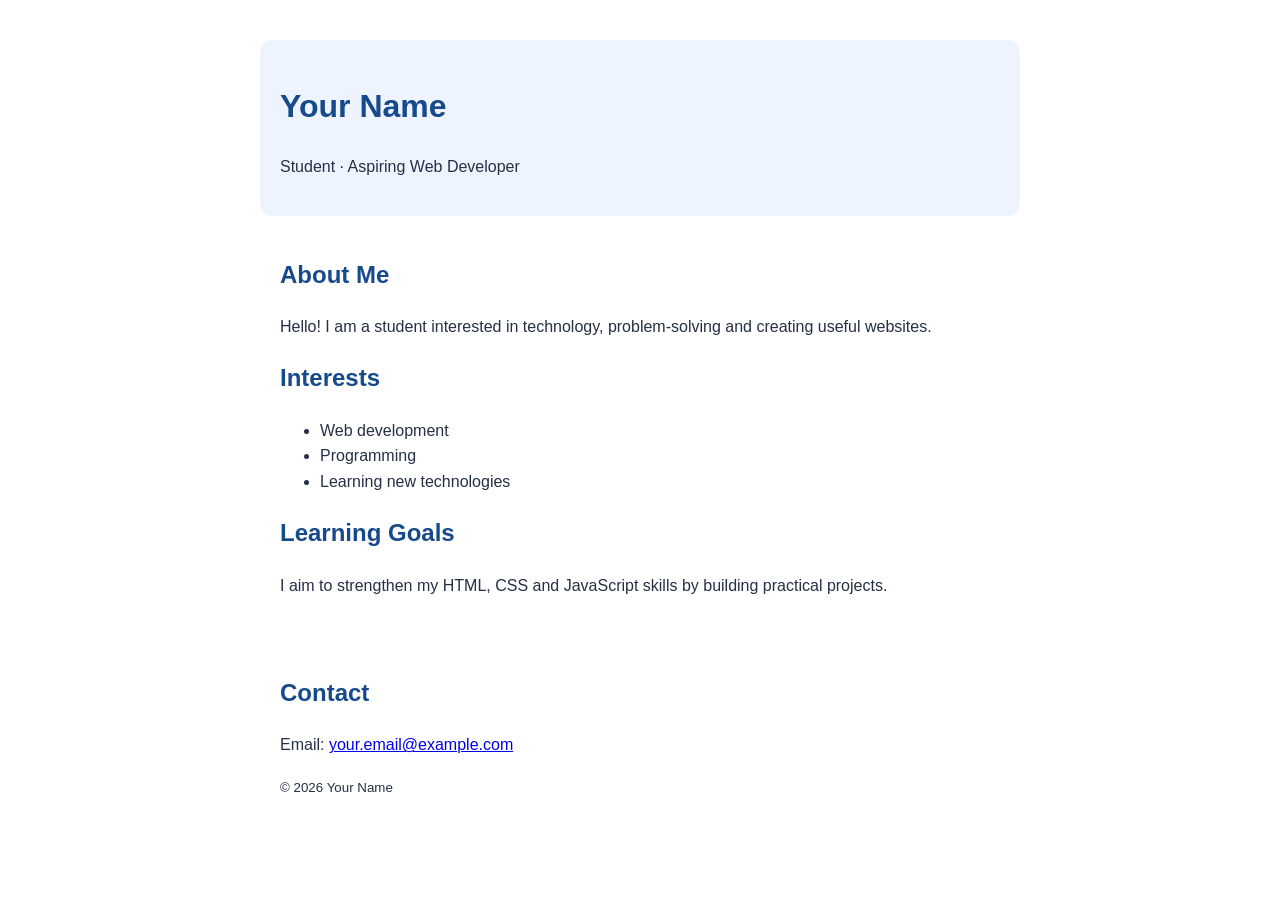
<file: Practicals/P05-Semantic-Bio-Page/index.html>
<!DOCTYPE html>
<html lang="en">
<head>
  <meta charset="UTF-8">
  <meta name="viewport" content="width=device-width, initial-scale=1.0">
  <meta name="description" content="A short semantic biography page.">
  <title>My Bio</title>
  <style>
    body { max-width: 760px; margin: 40px auto; padding: 0 20px; font: 1rem/1.6 Arial, sans-serif; color: #243044; }
    header, main, footer { padding: 20px; }
    header { background: #eef4ff; border-radius: 12px; }
    h1, h2 { color: #174a8b; }
    address { font-style: normal; }
  </style>
</head>
<body>
  <header>
    <h1>Your Name</h1>
    <p>Student · Aspiring Web Developer</p>
  </header>
  <main>
    <section aria-labelledby="about-heading">
      <h2 id="about-heading">About Me</h2>
      <p>Hello! I am a student interested in technology, problem-solving and creating useful websites.</p>
    </section>
    <section aria-labelledby="interests-heading">
      <h2 id="interests-heading">Interests</h2>
      <ul>
        <li>Web development</li>
        <li>Programming</li>
        <li>Learning new technologies</li>
      </ul>
    </section>
    <section aria-labelledby="goals-heading">
      <h2 id="goals-heading">Learning Goals</h2>
      <p>I aim to strengthen my HTML, CSS and JavaScript skills by building practical projects.</p>
    </section>
  </main>
  <footer>
    <h2>Contact</h2>
    <address>Email: <a href="mailto:your.email@example.com">your.email@example.com</a></address>
    <p><small>© 2026 Your Name</small></p>
  </footer>
</body>
</html>
</file>
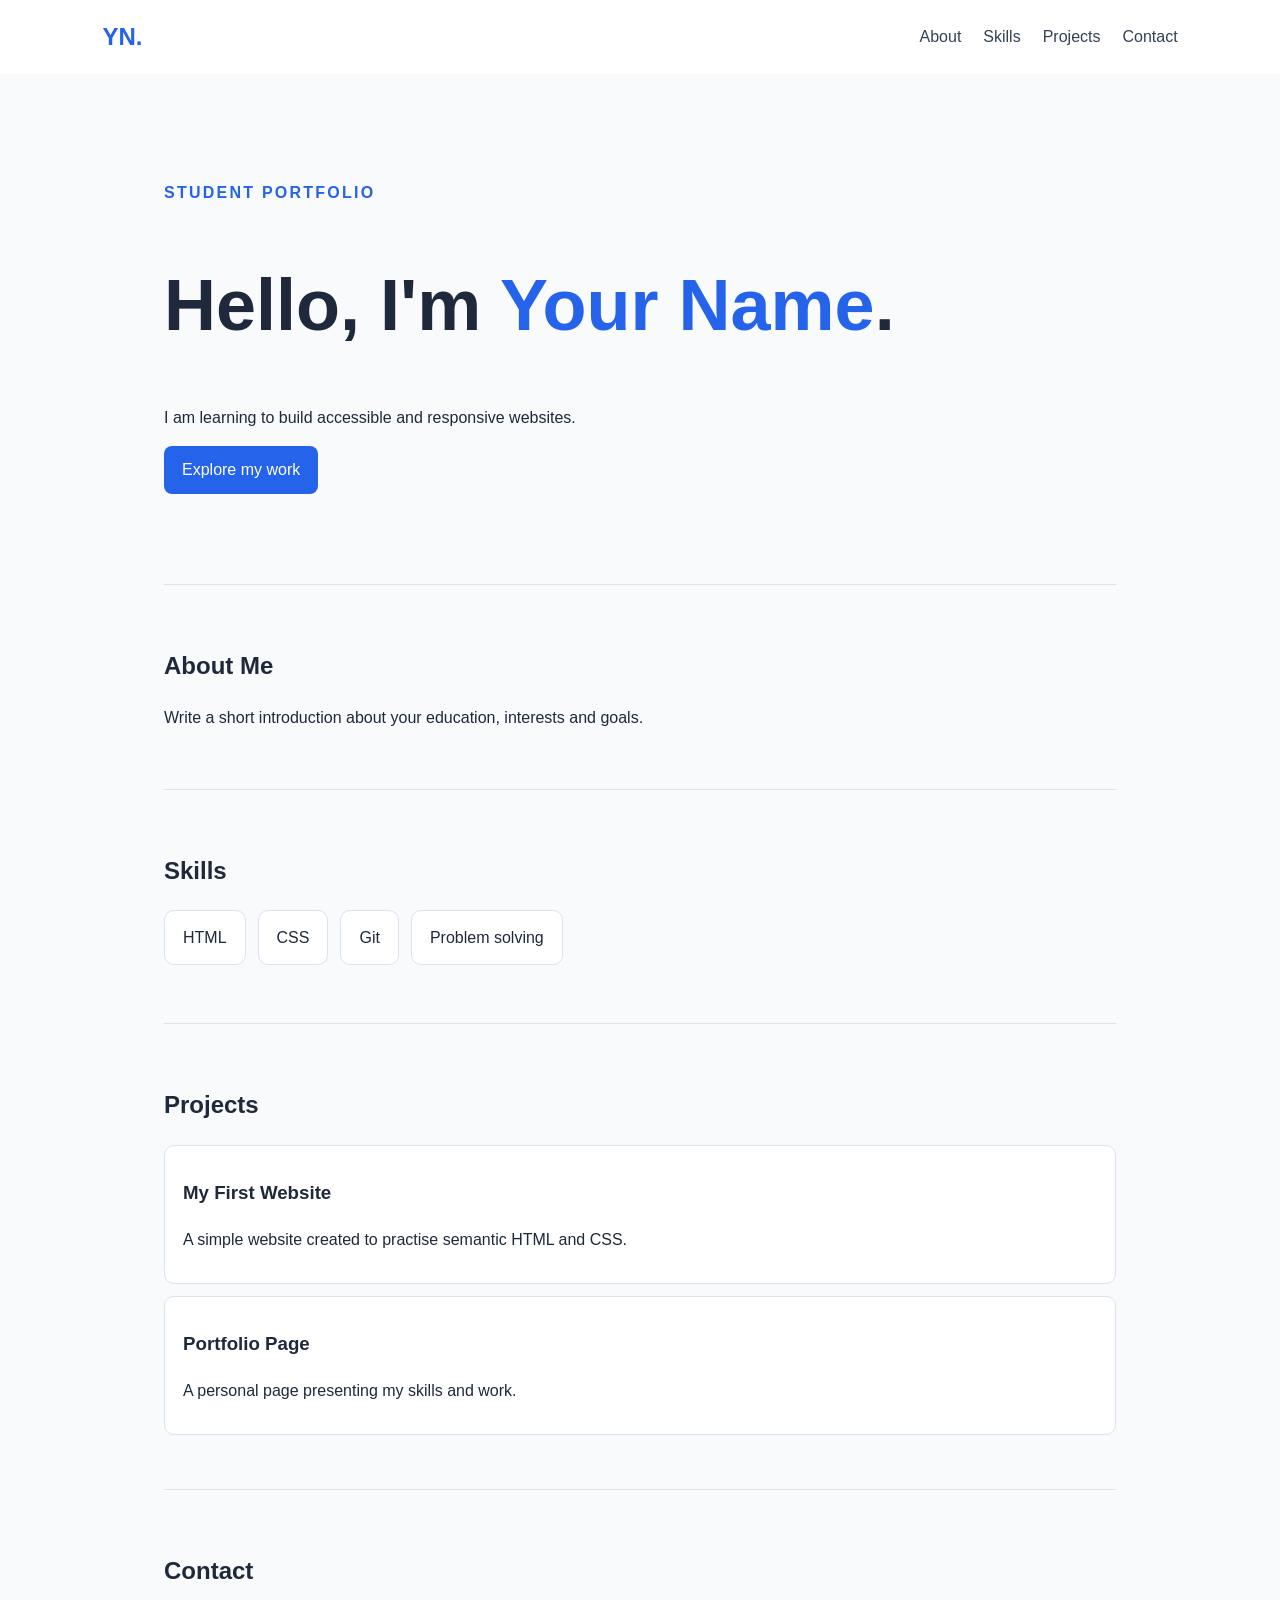
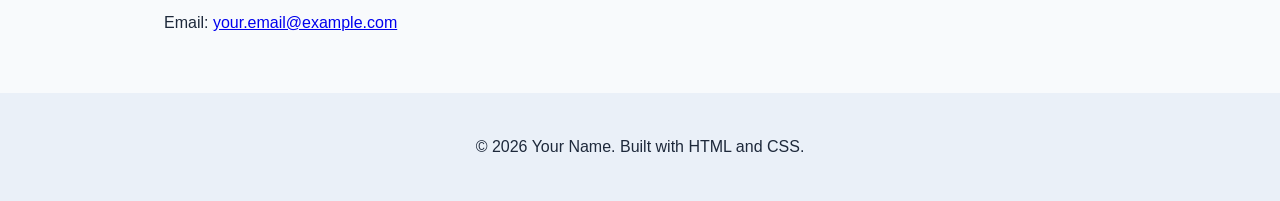
<file: Practicals/P06-Semantic-Portfolio/index.html>
<!DOCTYPE html>
<html lang="en">
<head>
  <meta charset="UTF-8">
  <meta name="viewport" content="width=device-width, initial-scale=1.0">
  <meta name="description" content="A student portfolio website.">
  <title>Your Name | Portfolio</title>
  <link rel="stylesheet" href="style.css">
</head>
<body>
  <header class="site-header">
    <a class="logo" href="#home">YN.</a>
    <nav aria-label="Main navigation">
      <ul>
        <li><a href="#about">About</a></li>
        <li><a href="#skills">Skills</a></li>
        <li><a href="#projects">Projects</a></li>
        <li><a href="#contact">Contact</a></li>
      </ul>
    </nav>
  </header>
  <main id="home">
    <section class="hero">
      <p class="eyebrow">STUDENT PORTFOLIO</p>
      <h1>Hello, I'm <span>Your Name</span>.</h1>
      <p>I am learning to build accessible and responsive websites.</p>
      <a class="button" href="#projects">Explore my work</a>
    </section>
    <section id="about" class="section">
      <h2>About Me</h2>
      <p>Write a short introduction about your education, interests and goals.</p>
    </section>
    <section id="skills" class="section">
      <h2>Skills</h2>
      <ul class="skill-list"><li>HTML</li><li>CSS</li><li>Git</li><li>Problem solving</li></ul>
    </section>
    <section id="projects" class="section">
      <h2>Projects</h2>
      <article class="project">
        <h3>My First Website</h3>
        <p>A simple website created to practise semantic HTML and CSS.</p>
      </article>
      <article class="project">
        <h3>Portfolio Page</h3>
        <p>A personal page presenting my skills and work.</p>
      </article>
    </section>
    <section id="contact" class="section">
      <h2>Contact</h2>
      <p>Email: <a href="mailto:your.email@example.com">your.email@example.com</a></p>
    </section>
  </main>
  <footer><p>© 2026 Your Name. Built with HTML and CSS.</p></footer>
</body>
</html>
</file>
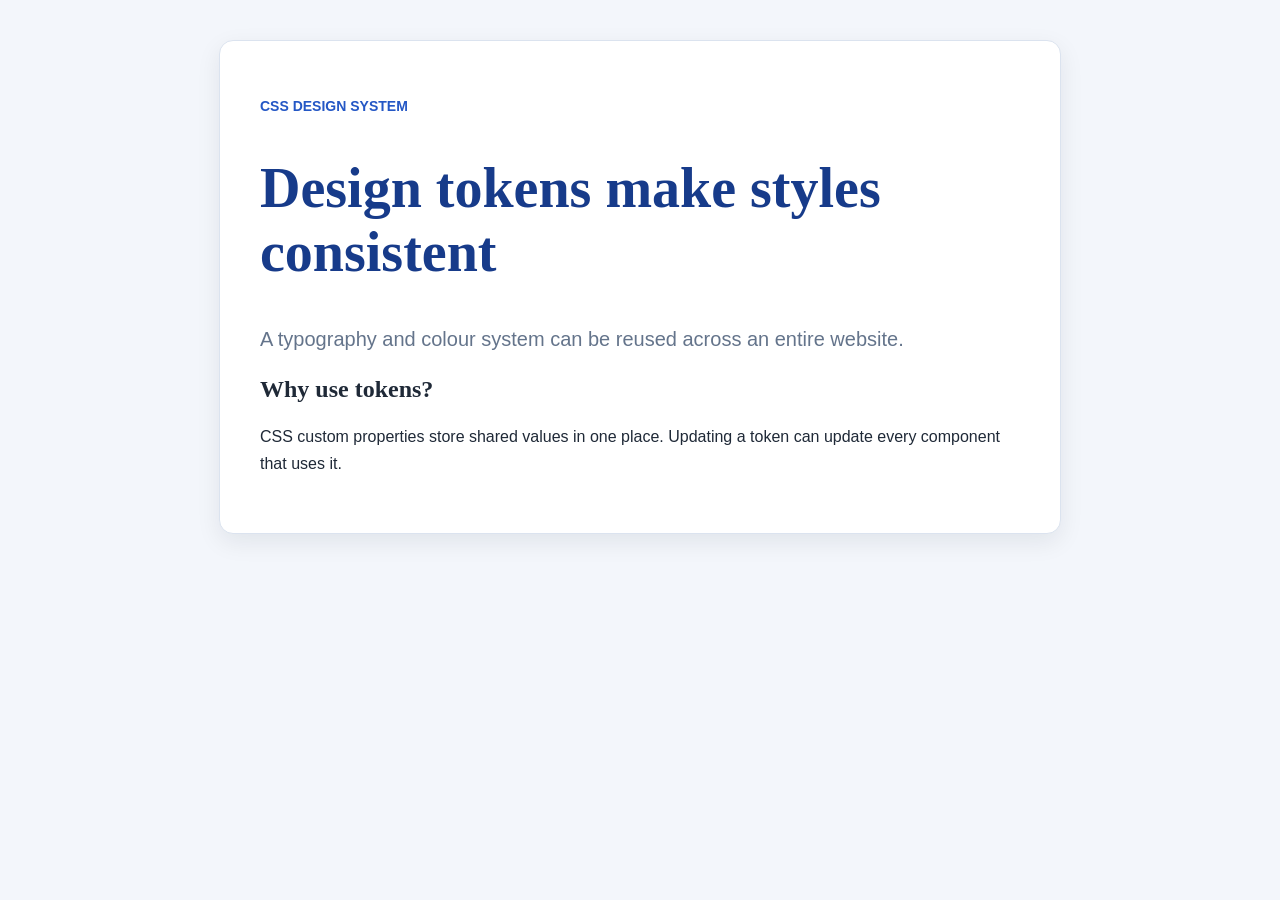
<file: Practicals/P07-Design-Tokens-Typography/index.html>
<!DOCTYPE html>
<html lang="en">
<head>
  <meta charset="UTF-8">
  <meta name="viewport" content="width=device-width, initial-scale=1.0">
  <title>Design Tokens and Typography</title>
  <link rel="stylesheet" href="tokens.css">
  <style>
    body { margin: 0; padding: var(--space-5); background: var(--color-page); color: var(--color-text); font-family: var(--font-body); }
    main { max-width: 760px; margin: auto; padding: var(--space-5); background: var(--color-surface); border: 1px solid var(--color-border); border-radius: var(--radius-card); box-shadow: var(--shadow-card); }
    h1, h2 { font-family: var(--font-heading); }
    h1 { font-size: var(--text-title); color: var(--color-primary-dark); }
    p { font-size: var(--text-base); line-height: 1.7; }
    .lead { font-size: var(--text-large); color: var(--color-muted); }
    .label { font-size: var(--text-small); color: var(--color-primary); font-weight: bold; }
  </style>
</head>
<body>
  <main>
    <p class="label">CSS DESIGN SYSTEM</p>
    <h1>Design tokens make styles consistent</h1>
    <p class="lead">A typography and colour system can be reused across an entire website.</p>
    <h2>Why use tokens?</h2>
    <p>CSS custom properties store shared values in one place. Updating a token can update every component that uses it.</p>
  </main>
</body>
</html>
</file>
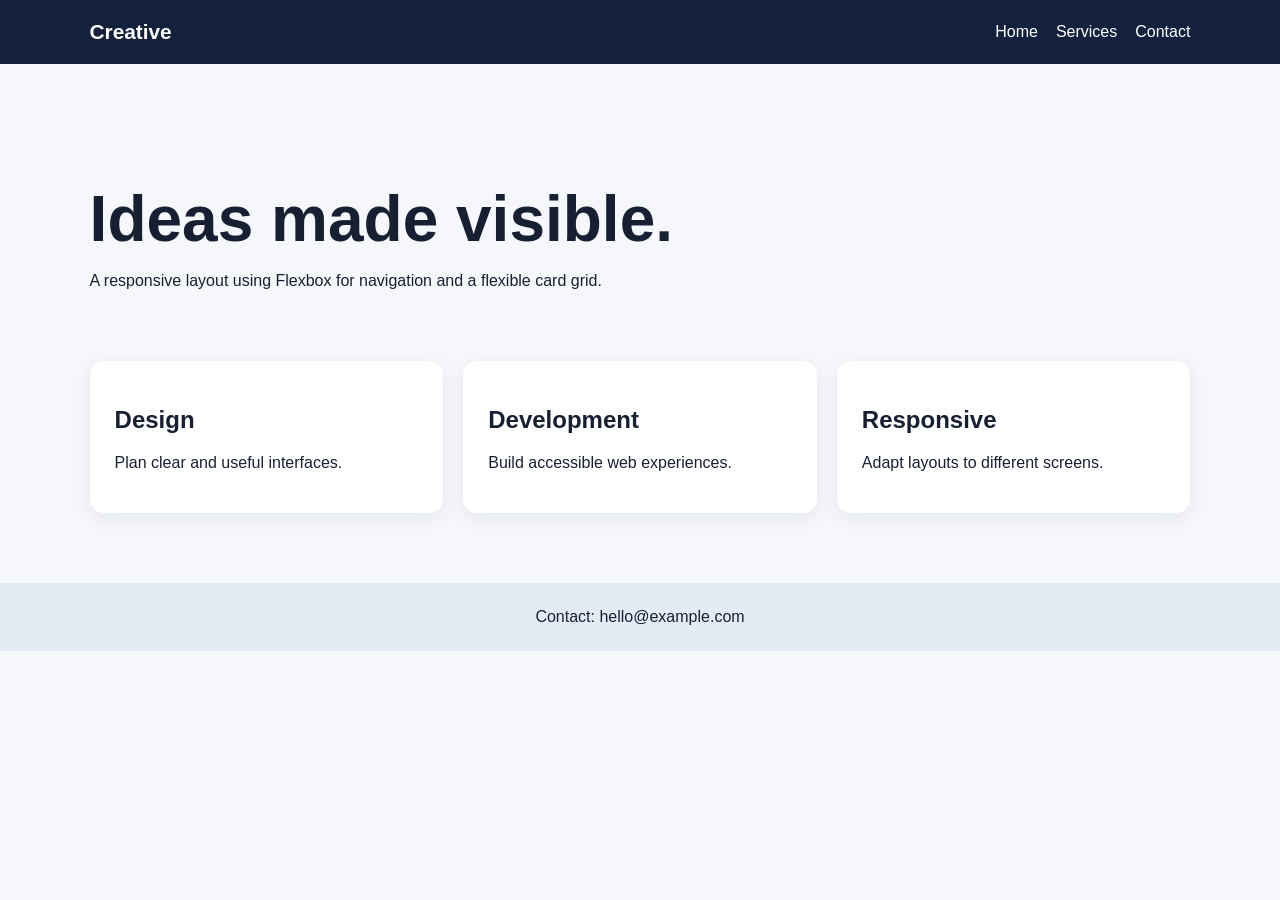
<file: Practicals/P09-Responsive-Flexbox-Grid/index.html>
<!DOCTYPE html>
<html lang="en">
<head>
  <meta charset="UTF-8">
  <meta name="viewport" content="width=device-width, initial-scale=1.0">
  <title>Responsive Navbar and Card Grid</title>
  <link rel="stylesheet" href="style.css">
</head>
<body>
  <header class="navbar">
    <a class="logo" href="#">Creative</a>
    <nav aria-label="Main navigation"><a href="#home">Home</a><a href="#services">Services</a><a href="#contact">Contact</a></nav>
  </header>
  <main id="home">
    <section class="intro"><h1>Ideas made visible.</h1><p>A responsive layout using Flexbox for navigation and a flexible card grid.</p></section>
    <section id="services" class="grid">
      <article class="card"><h2>Design</h2><p>Plan clear and useful interfaces.</p></article>
      <article class="card"><h2>Development</h2><p>Build accessible web experiences.</p></article>
      <article class="card"><h2>Responsive</h2><p>Adapt layouts to different screens.</p></article>
    </section>
  </main>
  <footer id="contact">Contact: hello@example.com</footer>
</body>
</html>
</file>
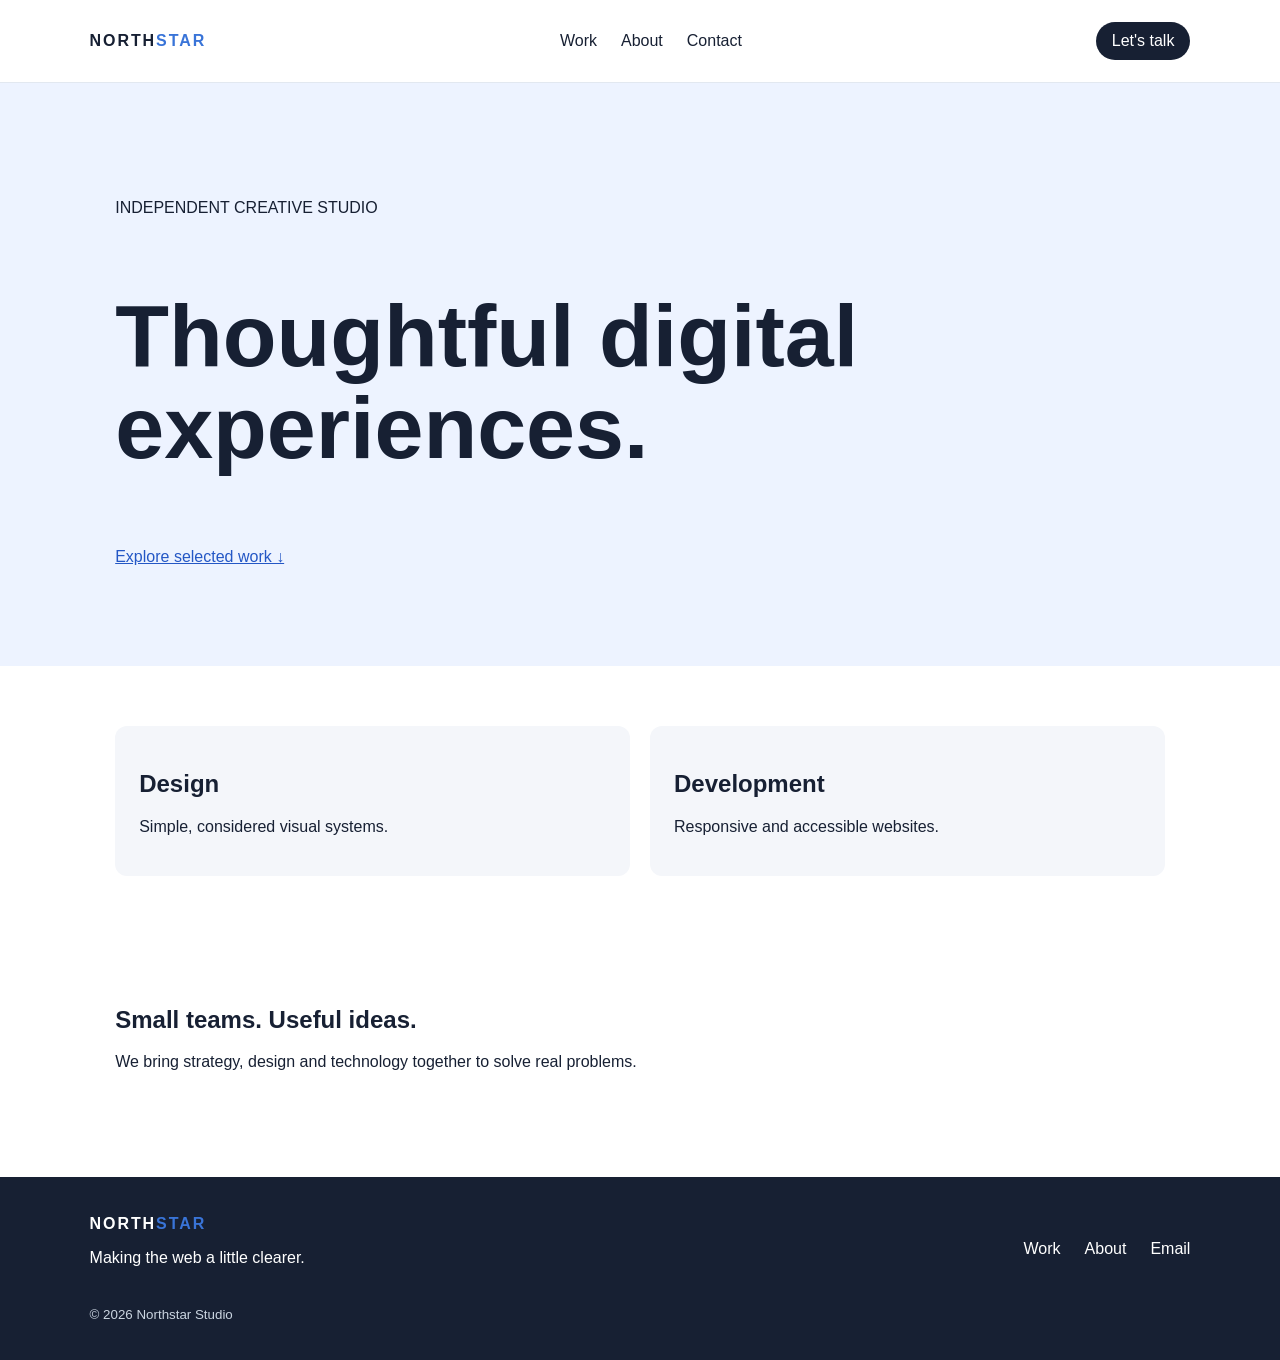
<file: Practicals/P10-Advanced-Flexbox-Header-Footer/index.html>
<!DOCTYPE html>
<html lang="en">
<head>
  <meta charset="UTF-8">
  <meta name="viewport" content="width=device-width, initial-scale=1.0">
  <title>Advanced Flexbox Header and Footer</title>
  <link rel="stylesheet" href="style.css">
</head>
<body>
  <header class="header">
    <a class="logo" href="#">NORTH<span>STAR</span></a>
    <nav aria-label="Main navigation"><a href="#work">Work</a><a href="#about">About</a><a href="#contact">Contact</a></nav>
    <a class="header-cta" href="#contact">Let's talk</a>
  </header>
  <main>
    <section class="hero"><p>INDEPENDENT CREATIVE STUDIO</p><h1>Thoughtful digital experiences.</h1><a href="#work">Explore selected work ↓</a></section>
    <section id="work" class="work"><article><h2>Design</h2><p>Simple, considered visual systems.</p></article><article><h2>Development</h2><p>Responsive and accessible websites.</p></article></section>
    <section id="about" class="about"><h2>Small teams. Useful ideas.</h2><p>We bring strategy, design and technology together to solve real problems.</p></section>
  </main>
  <footer id="contact" class="footer">
    <div><a class="logo" href="#">NORTH<span>STAR</span></a><p>Making the web a little clearer.</p></div>
    <nav aria-label="Footer navigation"><a href="#work">Work</a><a href="#about">About</a><a href="mailto:hello@example.com">Email</a></nav>
    <small>© 2026 Northstar Studio</small>
  </footer>
</body>
</html>
</file>
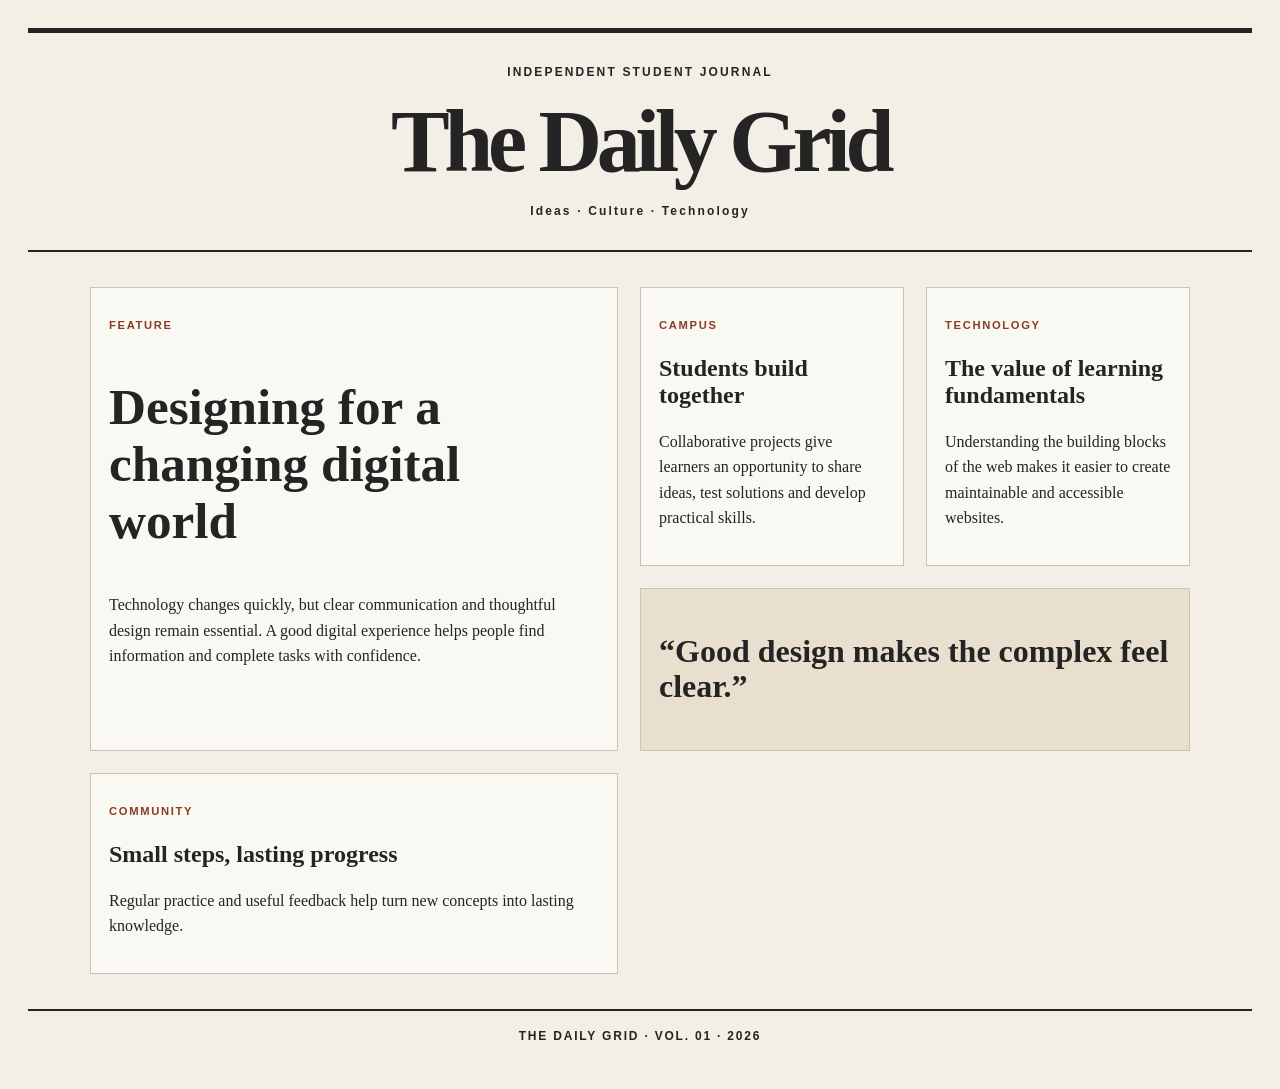
<file: Practicals/P11-Newspaper-CSS-Grid/index.html>
<!DOCTYPE html>
<html lang="en">
<head>
  <meta charset="UTF-8">
  <meta name="viewport" content="width=device-width, initial-scale=1.0">
  <title>The Daily Grid</title>
  <link rel="stylesheet" href="style.css">
</head>
<body>
  <header class="masthead"><p>INDEPENDENT STUDENT JOURNAL</p><h1>The Daily Grid</h1><p>Ideas · Culture · Technology</p></header>
  <main class="newspaper">
    <article class="lead"><p class="category">FEATURE</p><h2>Designing for a changing digital world</h2><p>Technology changes quickly, but clear communication and thoughtful design remain essential. A good digital experience helps people find information and complete tasks with confidence.</p></article>
    <article><p class="category">CAMPUS</p><h2>Students build together</h2><p>Collaborative projects give learners an opportunity to share ideas, test solutions and develop practical skills.</p></article>
    <article><p class="category">TECHNOLOGY</p><h2>The value of learning fundamentals</h2><p>Understanding the building blocks of the web makes it easier to create maintainable and accessible websites.</p></article>
    <article class="quote"><h2>“Good design makes the complex feel clear.”</h2></article>
    <article><p class="category">COMMUNITY</p><h2>Small steps, lasting progress</h2><p>Regular practice and useful feedback help turn new concepts into lasting knowledge.</p></article>
  </main>
  <footer>THE DAILY GRID · VOL. 01 · 2026</footer>
</body>
</html>
</file>
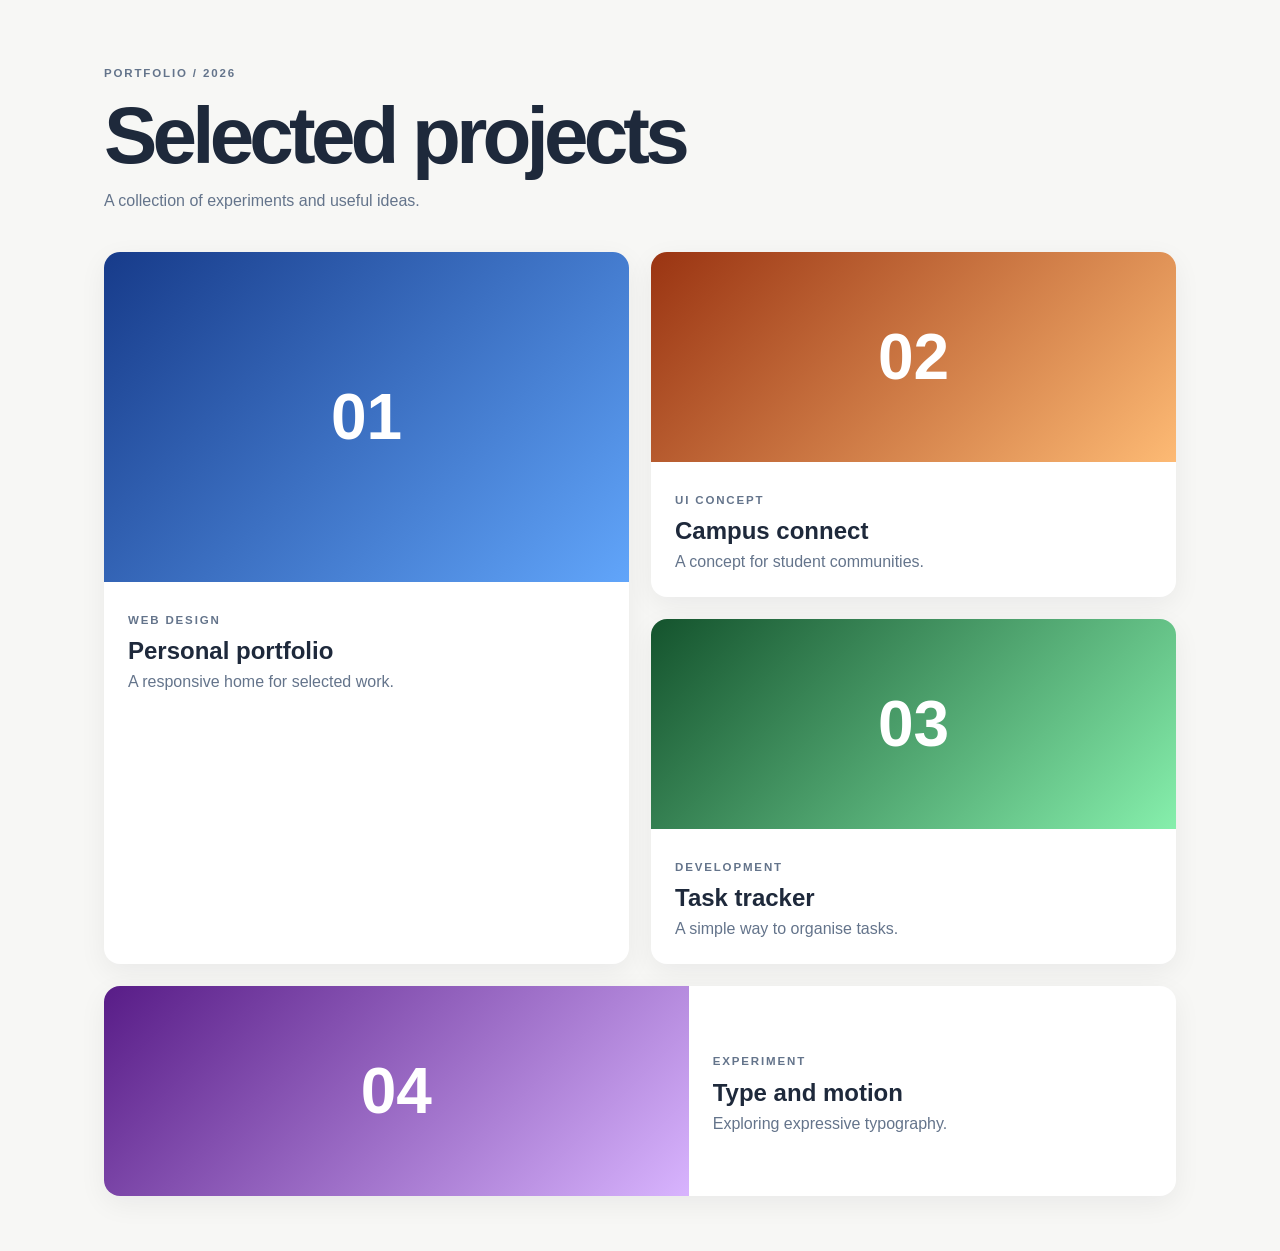
<file: Practicals/P12-Advanced-Projects-Grid/index.html>
<!DOCTYPE html>
<html lang="en">
<head>
  <meta charset="UTF-8">
  <meta name="viewport" content="width=device-width, initial-scale=1.0">
  <title>Selected Projects</title>
  <link rel="stylesheet" href="style.css">
</head>
<body>
  <main class="page">
    <header class="intro"><p>PORTFOLIO / 2026</p><h1>Selected projects</h1><span>A collection of experiments and useful ideas.</span></header>
    <section class="projects" aria-label="Project gallery">
      <article class="project project-large"><div class="visual visual-blue">01</div><div><p>WEB DESIGN</p><h2>Personal portfolio</h2><span>A responsive home for selected work.</span></div></article>
      <article class="project"><div class="visual visual-orange">02</div><div><p>UI CONCEPT</p><h2>Campus connect</h2><span>A concept for student communities.</span></div></article>
      <article class="project"><div class="visual visual-green">03</div><div><p>DEVELOPMENT</p><h2>Task tracker</h2><span>A simple way to organise tasks.</span></div></article>
      <article class="project project-wide"><div class="visual visual-purple">04</div><div><p>EXPERIMENT</p><h2>Type and motion</h2><span>Exploring expressive typography.</span></div></article>
    </section>
  </main>
</body>
</html>
</file>
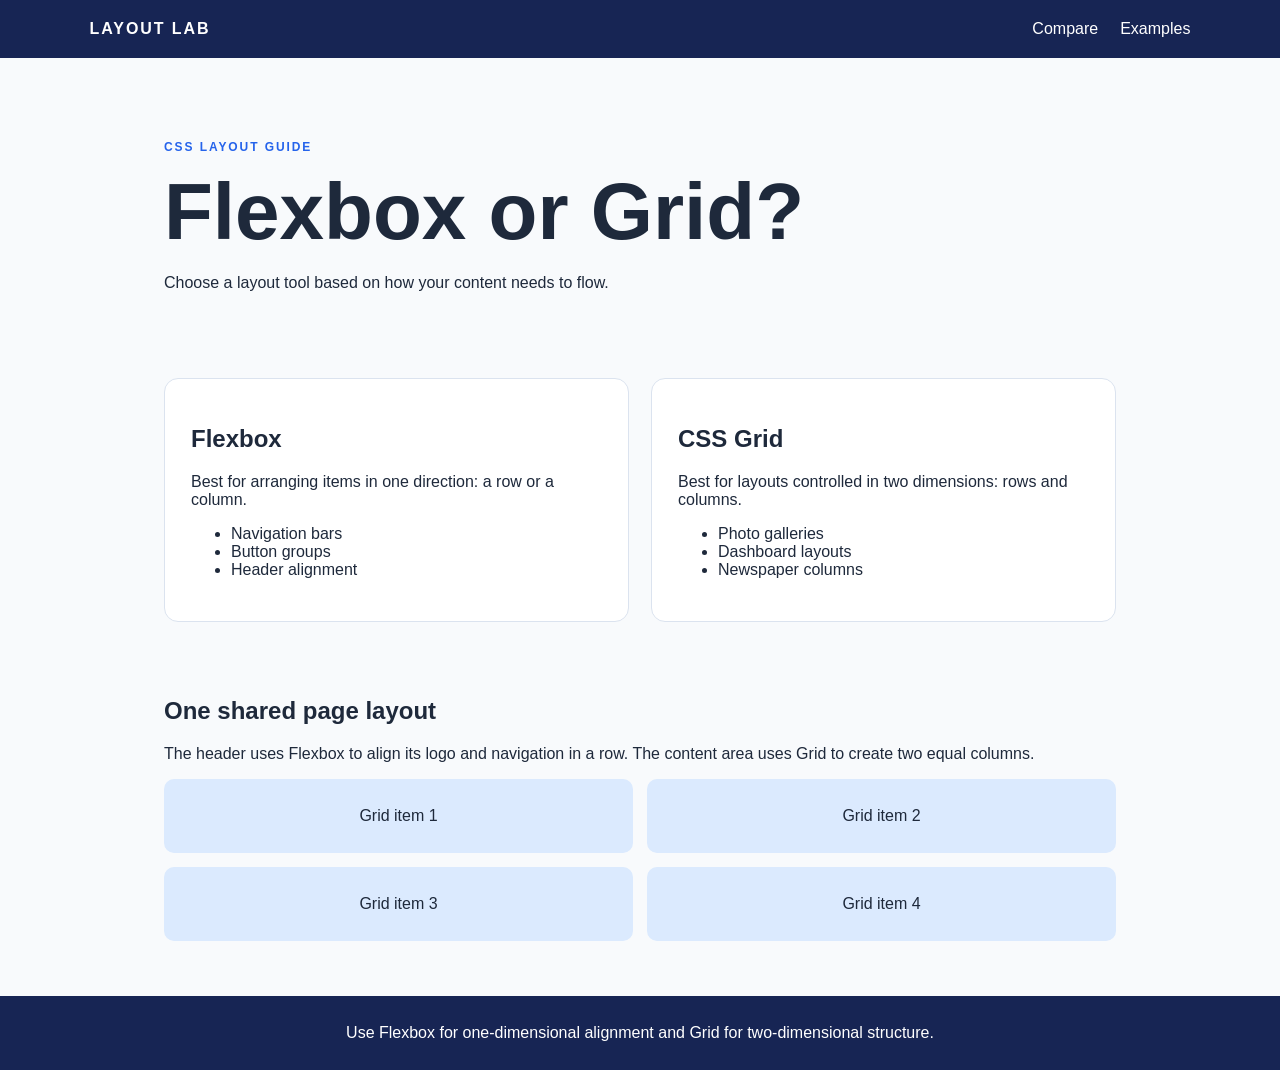
<file: Practicals/P13-Flexbox-vs-Grid/index.html>
<!DOCTYPE html>
<html lang="en">
<head>
  <meta charset="UTF-8">
  <meta name="viewport" content="width=device-width, initial-scale=1.0">
  <title>Flexbox vs Grid</title>
  <link rel="stylesheet" href="style.css">
</head>
<body>
  <header class="site-header">
    <a class="brand" href="#">LAYOUT LAB</a>
    <nav aria-label="Main navigation"><a href="#comparison">Compare</a><a href="#examples">Examples</a></nav>
  </header>
  <main>
    <section class="hero"><p>CSS LAYOUT GUIDE</p><h1>Flexbox or Grid?</h1><p>Choose a layout tool based on how your content needs to flow.</p></section>
    <section id="comparison" class="comparison">
      <article><h2>Flexbox</h2><p>Best for arranging items in one direction: a row or a column.</p><ul><li>Navigation bars</li><li>Button groups</li><li>Header alignment</li></ul></article>
      <article><h2>CSS Grid</h2><p>Best for layouts controlled in two dimensions: rows and columns.</p><ul><li>Photo galleries</li><li>Dashboard layouts</li><li>Newspaper columns</li></ul></article>
    </section>
    <section id="examples" class="examples">
      <h2>One shared page layout</h2>
      <p>The header uses Flexbox to align its logo and navigation in a row. The content area uses Grid to create two equal columns.</p>
      <div class="demo-grid"><div>Grid item 1</div><div>Grid item 2</div><div>Grid item 3</div><div>Grid item 4</div></div>
    </section>
  </main>
  <footer>Use Flexbox for one-dimensional alignment and Grid for two-dimensional structure.</footer>
</body>
</html>
</file>
<file: Practicals/P06-Semantic-Portfolio/style.css>
* { box-sizing: border-box; }
html { scroll-behavior: smooth; }
body { margin: 0; font: 16px/1.6 Arial, sans-serif; color: #1e293b; background: #f8fafc; }
.site-header { display: flex; align-items: center; justify-content: space-between; gap: 24px; padding: 18px 8%; background: white; }
.logo { font-size: 1.5rem; font-weight: 800; color: #2563eb; text-decoration: none; }
nav ul { display: flex; gap: 22px; margin: 0; padding: 0; list-style: none; }
nav a { color: #334155; text-decoration: none; }
nav a:hover { color: #2563eb; }
main { max-width: 1000px; margin: auto; padding: 0 24px; }
.hero { padding: 90px 0; }
.hero h1 { font-size: clamp(2.3rem, 6vw, 4.5rem); line-height: 1.1; }
.hero h1 span { color: #2563eb; }
.eyebrow { color: #2563eb; font-weight: 700; letter-spacing: .14em; }
.button { display: inline-block; padding: 11px 18px; border-radius: 8px; background: #2563eb; color: white; text-decoration: none; }
.section { padding: 42px 0; border-top: 1px solid #dbe3ef; }
.skill-list { display: flex; flex-wrap: wrap; gap: 12px; padding: 0; list-style: none; }
.skill-list li, .project { padding: 14px 18px; border: 1px solid #dbe3ef; border-radius: 10px; background: white; }
.project { margin: 12px 0; }
footer { padding: 25px; text-align: center; background: #eaf0f8; }
@media (max-width: 600px) { .site-header { align-items: flex-start; flex-direction: column; } nav ul { flex-wrap: wrap; gap: 12px; } }
</file>
<file: Practicals/P07-Design-Tokens-Typography/tokens.css>
:root {
  /* Colour tokens */
  --color-primary: #2457c5;
  --color-primary-dark: #173b8a;
  --color-text: #1f2937;
  --color-muted: #64748b;
  --color-surface: #ffffff;
  --color-page: #f3f6fb;
  --color-border: #dbe3ef;

  /* Typography tokens */
  --font-body: Arial, Helvetica, sans-serif;
  --font-heading: Georgia, "Times New Roman", serif;
  --text-small: 0.875rem;
  --text-base: 1rem;
  --text-large: 1.25rem;
  --text-title: clamp(2rem, 5vw, 3.5rem);

  /* Spacing and shape tokens */
  --space-1: 0.25rem;
  --space-2: 0.5rem;
  --space-3: 1rem;
  --space-4: 1.5rem;
  --space-5: 2.5rem;
  --radius-card: 14px;
  --shadow-card: 0 8px 24px rgb(15 23 42 / 8%);
}
</file>
<file: Practicals/P09-Responsive-Flexbox-Grid/style.css>
* { box-sizing: border-box; }
body { margin: 0; font-family: Arial, sans-serif; color: #172033; background: #f5f7fb; }
.navbar { display: flex; justify-content: space-between; align-items: center; flex-wrap: wrap; gap: 16px; padding: 20px 7%; background: #14213d; }
.logo { color: white; font-weight: 800; font-size: 1.3rem; text-decoration: none; }
nav { display: flex; flex-wrap: wrap; gap: 18px; }
nav a { color: white; text-decoration: none; }
.intro { padding: 65px 7% 35px; }
.intro h1 { font-size: clamp(2.2rem, 6vw, 4rem); margin-bottom: 8px; }
.grid { display: flex; flex-wrap: wrap; gap: 20px; padding: 20px 7% 70px; }
.card { flex: 1 1 230px; padding: 25px; border-radius: 14px; background: white; box-shadow: 0 5px 20px rgb(15 23 42 / 7%); }
footer { padding: 25px; text-align: center; background: #e5ebf5; }
@media (max-width: 520px) { .navbar { align-items: flex-start; flex-direction: column; } nav { gap: 12px; } }
</file>
<file: Practicals/P10-Advanced-Flexbox-Header-Footer/style.css>
* { box-sizing: border-box; }
body { margin: 0; font-family: Arial, sans-serif; color: #172033; }
.header { display: flex; align-items: center; justify-content: space-between; gap: 28px; padding: 22px 7%; border-bottom: 1px solid #e2e8f0; }
.logo { color: #172033; font-weight: 900; letter-spacing: .12em; text-decoration: none; }
.logo span { color: #3974d8; }
.header nav, .footer nav { display: flex; gap: 24px; }
.header nav a, .footer nav a { color: inherit; text-decoration: none; }
.header-cta { padding: 10px 16px; border-radius: 30px; background: #172033; color: white; text-decoration: none; }
.hero { padding: 100px 9%; background: #edf3ff; }
.hero h1 { max-width: 760px; font-size: clamp(2.8rem, 7vw, 5.5rem); line-height: 1.05; }
.hero a { color: #2457c5; }
.work { display: flex; flex-wrap: wrap; gap: 20px; padding: 60px 9%; }
.work article { flex: 1 1 250px; padding: 24px; background: #f4f6fa; border-radius: 12px; }
.about { padding: 50px 9% 90px; max-width: 850px; }
.footer { display: flex; align-items: center; justify-content: space-between; flex-wrap: wrap; gap: 24px; padding: 38px 7%; background: #172033; color: white; }
.footer .logo { color: white; }
.footer small { flex-basis: 100%; color: #cbd5e1; }
@media (max-width: 650px) { .header { align-items: flex-start; flex-direction: column; } .header nav { flex-wrap: wrap; } .footer { align-items: flex-start; flex-direction: column; } }
</file>
<file: Practicals/P11-Newspaper-CSS-Grid/style.css>
* { box-sizing: border-box; }
body { margin: 0; padding: 28px; color: #242424; background: #f3efe6; font-family: Georgia, serif; }
.masthead { text-align: center; border-top: 5px solid #242424; border-bottom: 2px solid #242424; padding: 20px 0; }
.masthead h1 { margin: 8px 0; font-size: clamp(2.8rem, 8vw, 5.5rem); letter-spacing: -.06em; }
.masthead p { font: 700 .75rem Arial, sans-serif; letter-spacing: .18em; }
.newspaper { max-width: 1100px; margin: 35px auto; display: grid; grid-template-columns: 2fr 1fr 1fr; gap: 22px; }
.newspaper article { padding: 18px; border: 1px solid #c9c2b5; background: #faf8f2; }
.newspaper h2 { line-height: 1.12; }
.newspaper p { line-height: 1.6; }
.category { font: 700 .7rem Arial, sans-serif; letter-spacing: .15em; color: #8a3c24; }
.lead { grid-row: span 2; }
.lead h2 { font-size: clamp(2rem, 4vw, 3.4rem); }
.quote { grid-column: span 2; background: #e8dfce !important; }
.quote h2 { font-size: 2rem; }
footer { padding: 18px; text-align: center; border-top: 2px solid #242424; font: 700 .75rem Arial, sans-serif; letter-spacing: .15em; }
@media (max-width: 760px) { .newspaper { grid-template-columns: 1fr 1fr; } .lead { grid-row: auto; grid-column: span 2; } .quote { grid-column: span 2; } }
@media (max-width: 480px) { body { padding: 14px; } .newspaper { grid-template-columns: 1fr; } .lead, .quote { grid-column: auto; } }
</file>
<file: Practicals/P12-Advanced-Projects-Grid/style.css>
* { box-sizing: border-box; }
body { margin: 0; background: #f7f7f5; color: #1e293b; font-family: Arial, sans-serif; }
.page { max-width: 1120px; margin: auto; padding: 55px 24px; }
.intro { margin-bottom: 42px; }
.intro p, .project p { color: #64748b; font-size: .72rem; font-weight: 800; letter-spacing: .16em; }
.intro h1 { margin: 10px 0; font-size: clamp(2.5rem, 7vw, 5rem); letter-spacing: -.06em; }
.intro span, .project span { color: #64748b; }
.projects { display: grid; grid-template-columns: repeat(2, minmax(0, 1fr)); grid-auto-flow: dense; gap: 22px; }
.project { overflow: hidden; border-radius: 16px; background: white; box-shadow: 0 8px 28px rgb(15 23 42 / 6%); }
.project > div:last-child { padding: 20px 24px 26px; }
.project h2 { margin: 8px 0; }
.visual { min-height: 210px; display: grid; place-items: center; color: white; font-size: 4rem; font-weight: 900; }
.visual-blue { background: linear-gradient(135deg, #173b8a, #61a5fa); }
.visual-orange { background: linear-gradient(135deg, #9a3412, #fdba74); }
.visual-green { background: linear-gradient(135deg, #14532d, #86efac); }
.visual-purple { background: linear-gradient(135deg, #581c87, #d8b4fe); }
.project-large { grid-row: span 2; }
.project-large .visual { min-height: 330px; }
.project-wide { grid-column: span 2; display: grid; grid-template-columns: 1.2fr 1fr; align-items: center; }
.project-wide .visual { height: 100%; }
@media (max-width: 650px) { .projects { grid-template-columns: 1fr; } .project-large { grid-row: auto; } .project-wide { grid-column: auto; display: block; } .project-wide .visual { min-height: 210px; } }
</file>
<file: Practicals/P13-Flexbox-vs-Grid/style.css>
* { box-sizing: border-box; }
body { margin: 0; color: #1e293b; font-family: Arial, sans-serif; background: #f8fafc; }
.site-header { display: flex; align-items: center; justify-content: space-between; padding: 20px 7%; background: #172554; color: white; }
.brand { color: white; font-weight: 900; letter-spacing: .12em; text-decoration: none; }
nav { display: flex; gap: 22px; }
nav a { color: white; text-decoration: none; }
main { max-width: 1000px; margin: auto; padding: 0 24px; }
.hero { padding: 70px 0; }
.hero > p:first-child { color: #2563eb; font-size: .75rem; font-weight: 800; letter-spacing: .16em; }
.hero h1 { font-size: clamp(2.6rem, 7vw, 5rem); margin: 10px 0; }
.comparison { display: grid; grid-template-columns: repeat(2, 1fr); gap: 22px; }
.comparison article { padding: 26px; border: 1px solid #dbe3ef; border-radius: 14px; background: white; }
.examples { padding: 55px 0; }
.demo-grid { display: grid; grid-template-columns: repeat(2, minmax(0, 1fr)); gap: 14px; }
.demo-grid div { padding: 28px; text-align: center; border-radius: 10px; background: #dbeafe; }
footer { padding: 28px; text-align: center; background: #172554; color: white; }
@media (max-width: 600px) { .comparison, .demo-grid { grid-template-columns: 1fr; } .site-header { align-items: flex-start; flex-direction: column; gap: 14px; } }
</file>
